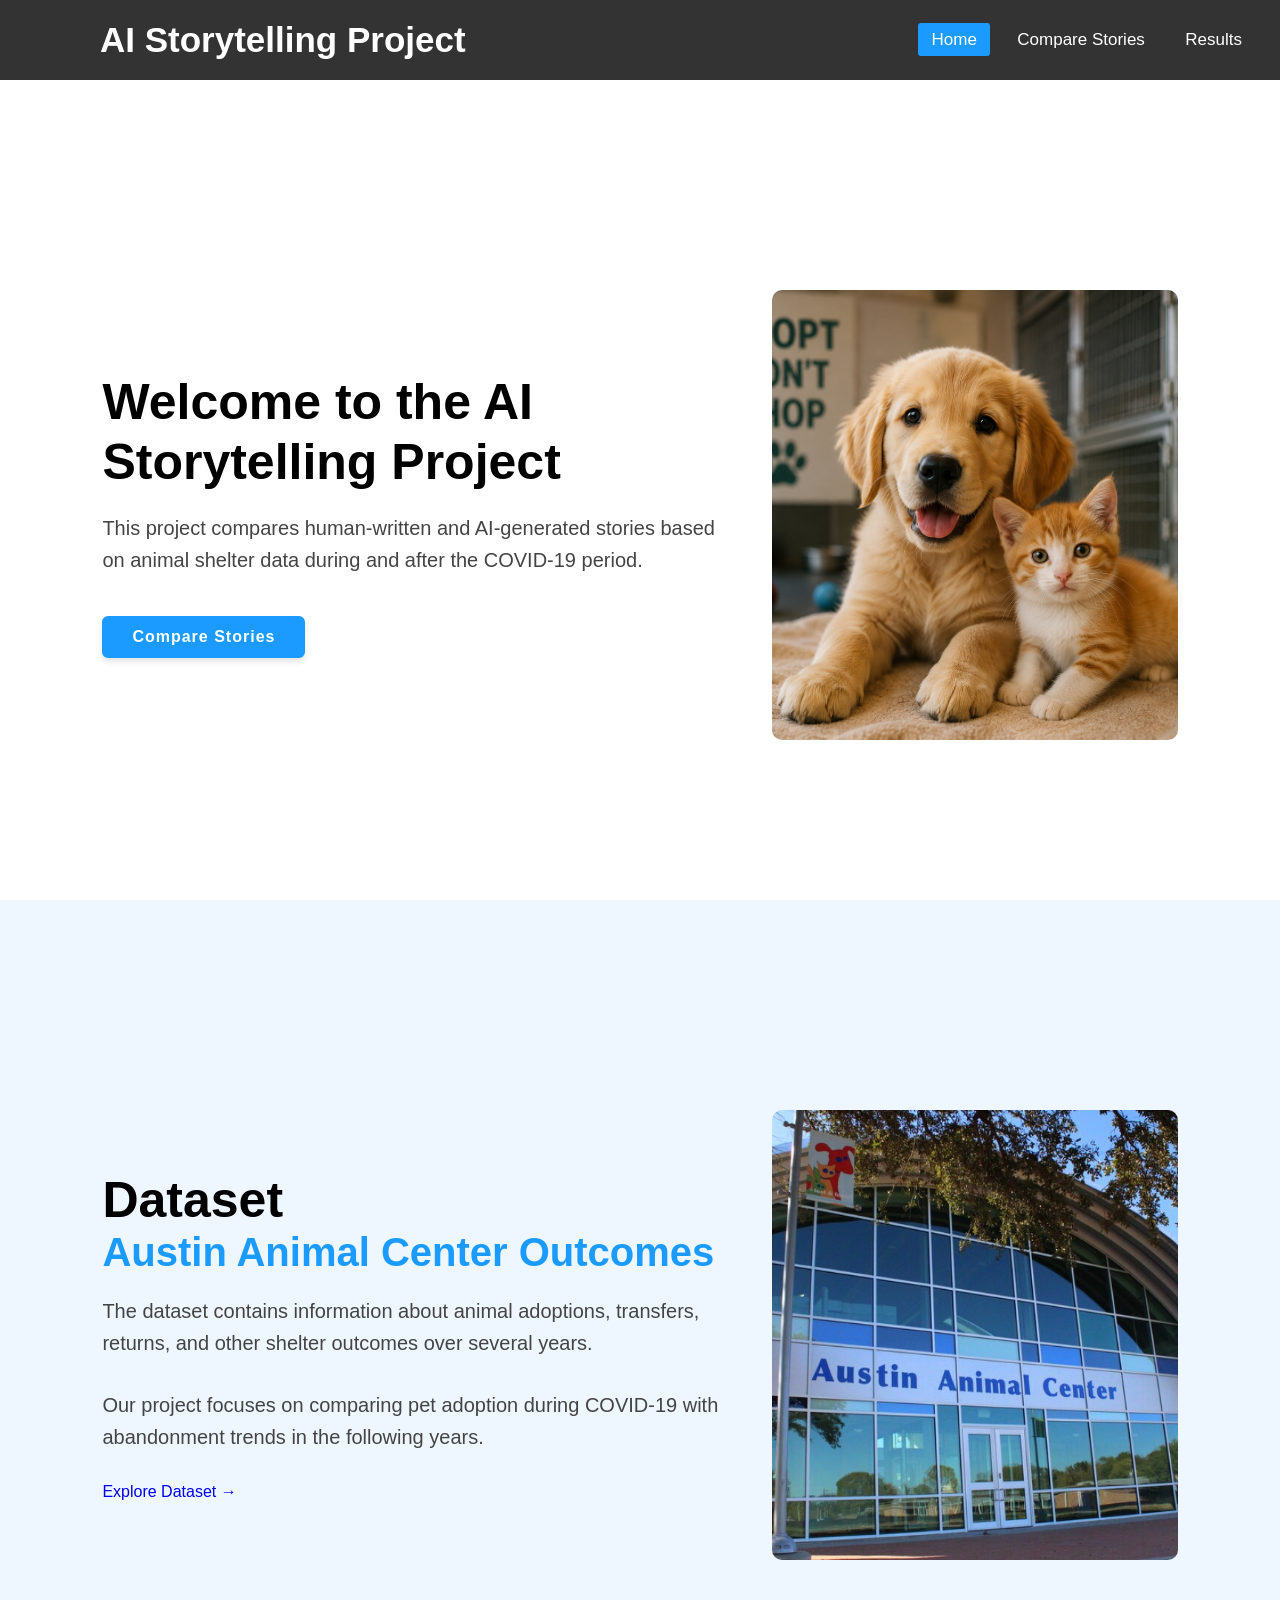
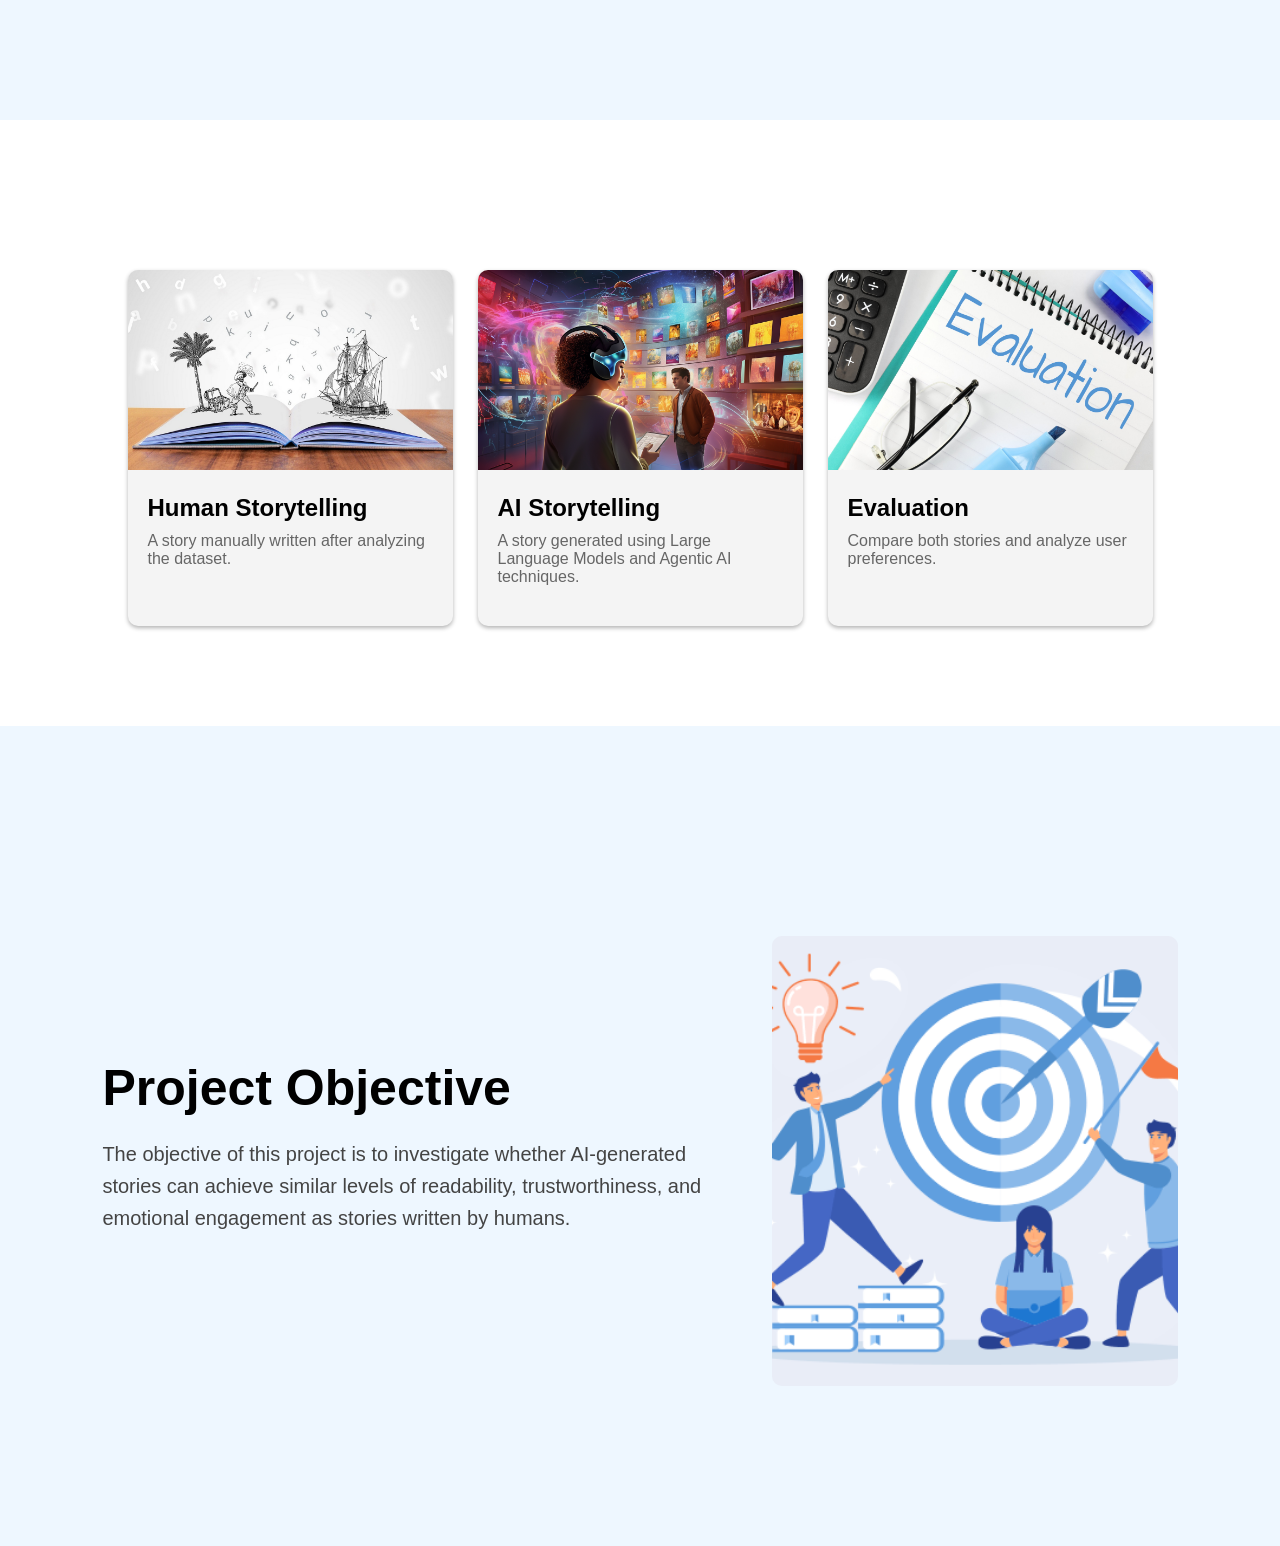
<file: Frontend/index.html>
<!doctype html>
<html lang="en">
  <head>
    <meta charset="UTF-8" />
    <meta name="viewport" content="width=device-width, initial-scale=1.0" />
    <title>Home Page</title>

    <link
      rel="stylesheet"
      href="https://cdnjs.cloudflare.com/ajax/libs/font-awesome/6.5.1/css/all.min.css"
    />

    <link rel="stylesheet" href="style.css" />
  </head>
  <body>
    <nav>
      <input type="checkbox" id="check" />
      <label for="check" class="checkbtn">
        <i class="fas fa-bars" id="btn"></i>
      </label>
      <label for="project-name" class="logo">AI Storytelling Project</label>
      <ul>
        <li><a href="index.html" class="active">Home</a></li>
        <li><a href="compare.html">Compare Stories</a></li>
        <li><a href="results.html">Results</a></li>
      </ul>
    </nav>
    <section class="home">
      <div class="hero-section">
        <div class="home-content">
          <h1>Welcome to the AI Storytelling Project</h1>
          <p>
            This project compares human-written and AI-generated stories based
            on animal shelter data during and after the COVID-19 period.
          </p>
          <a href="compare.html" class="btn-home">Compare Stories</a>
        </div>
        <div class="home-image">
          <img src="./images/home_image.png" alt="Home" />
        </div>
      </div>
      <div class="dataset-section">
        <div class="dataset-content">
          <h1>Dataset</h1>
          <h3>Austin Animal Center Outcomes</h3>
          <p>
            The dataset contains information about animal adoptions, transfers,
            returns, and other shelter outcomes over several years.
          </p>
          <p>
            Our project focuses on comparing pet adoption during COVID-19 with
            abandonment trends in the following years.
          </p>
          <a href="https://data.austintexas.gov/" target="_blank">
            Explore Dataset →
          </a>
        </div>
        <div class="dataset-image">
          <img src="./images/dataset-image.jpg" alt="Dataset" />
        </div>
      </div>
      <div class="card-container">
        <div class="card">
          <img src="./images/storytelling-human.jpg" alt="Human Storytelling" />
          <div class="card-content">
            <h1>Human Storytelling</h1>
            <p>A story manually written after analyzing the dataset.</p>
          </div>
        </div>
        <div class="card">
          <img src="./images/storytelling-ai.png" alt="Human Storytelling" />
          <div class="card-content">
            <h1>AI Storytelling</h1>
            <p>
              A story generated using Large Language Models and Agentic AI
              techniques.
            </p>
          </div>
        </div>
        <div class="card">
          <img src="./images/evaluation.jpg" alt="Human Storytelling" />
          <div class="card-content">
            <h1>Evaluation</h1>
            <p>Compare both stories and analyze user preferences.</p>
          </div>
        </div>
      </div>
      <div class="objective-section">
        <div class="objective-content">
          <h1>Project Objective</h1>
          <p>
            The objective of this project is to investigate whether AI-generated
            stories can achieve similar levels of readability, trustworthiness,
            and emotional engagement as stories written by humans.
          </p>
        </div>
        <div class="objective-image">
          <img src="./images/Project-Objective.png" alt="objective" />
        </div>
      </div>
    </section>
  </body>
</html>
</file>
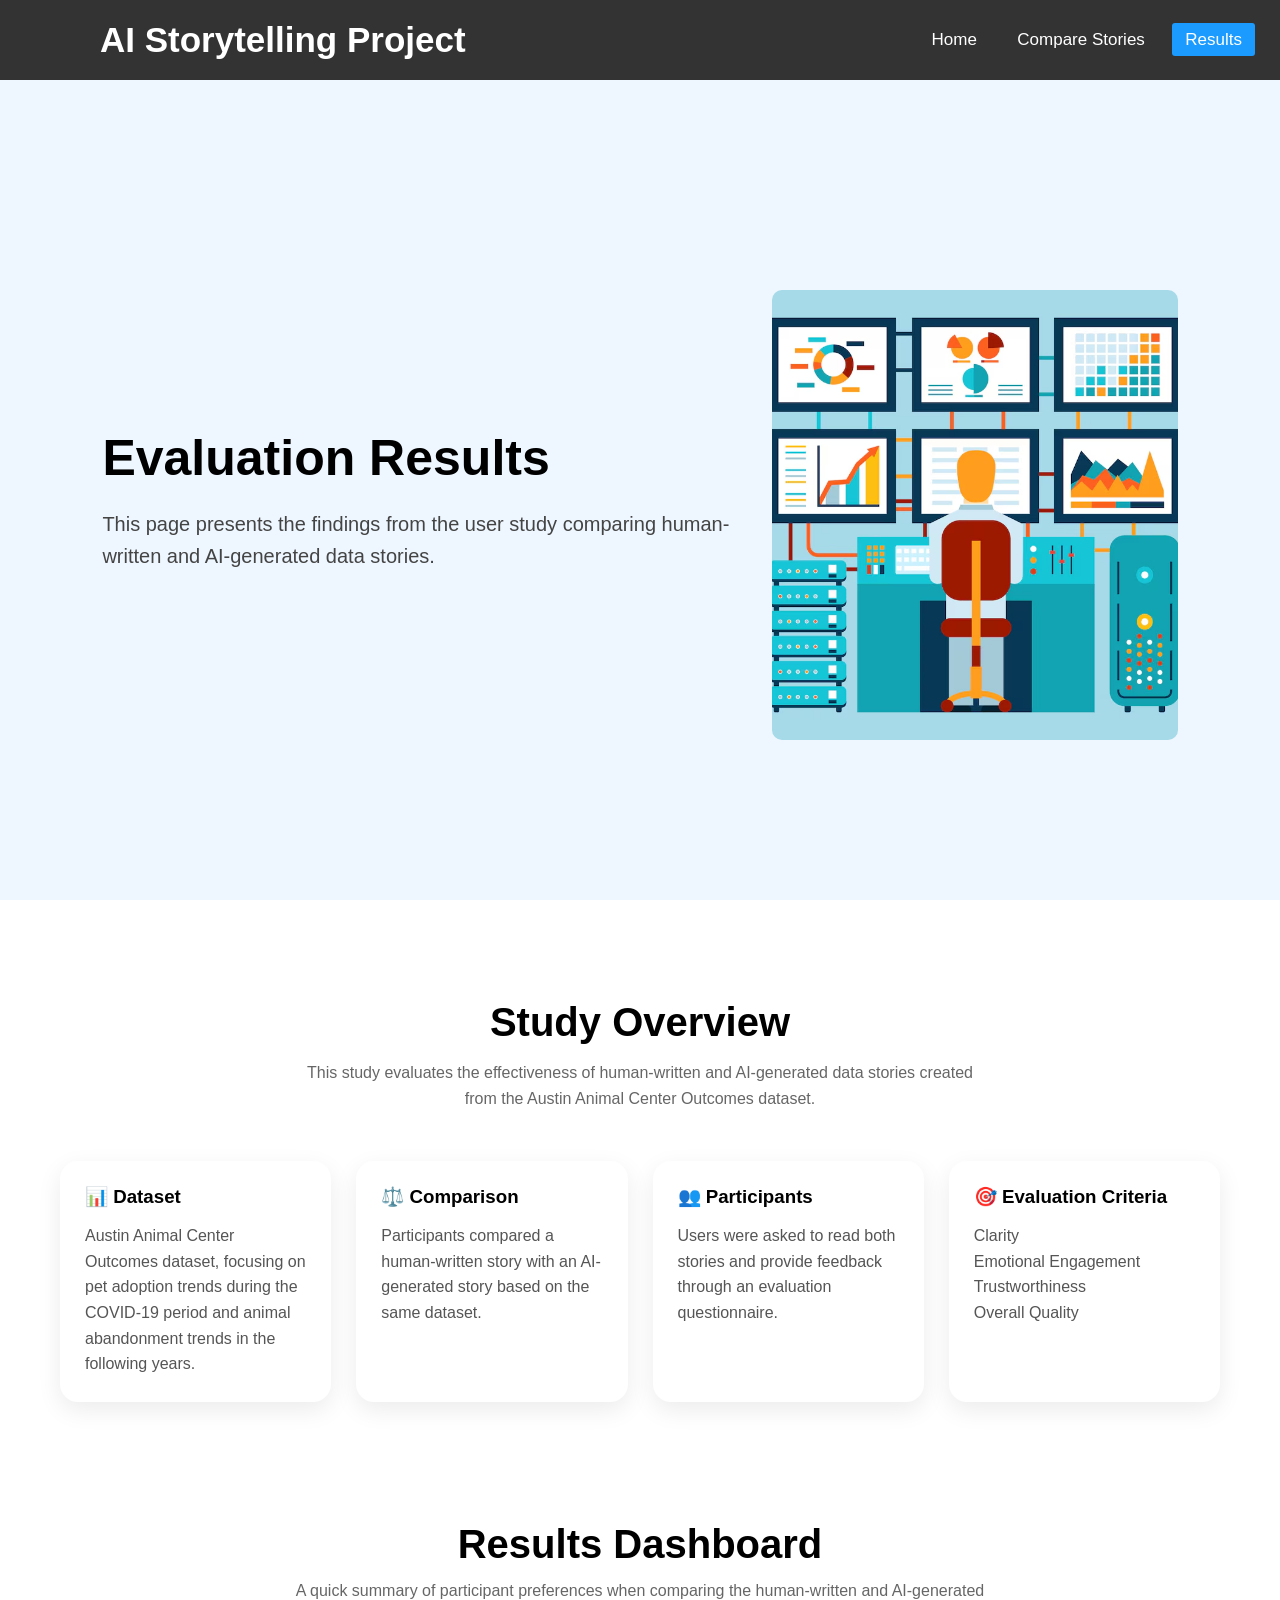
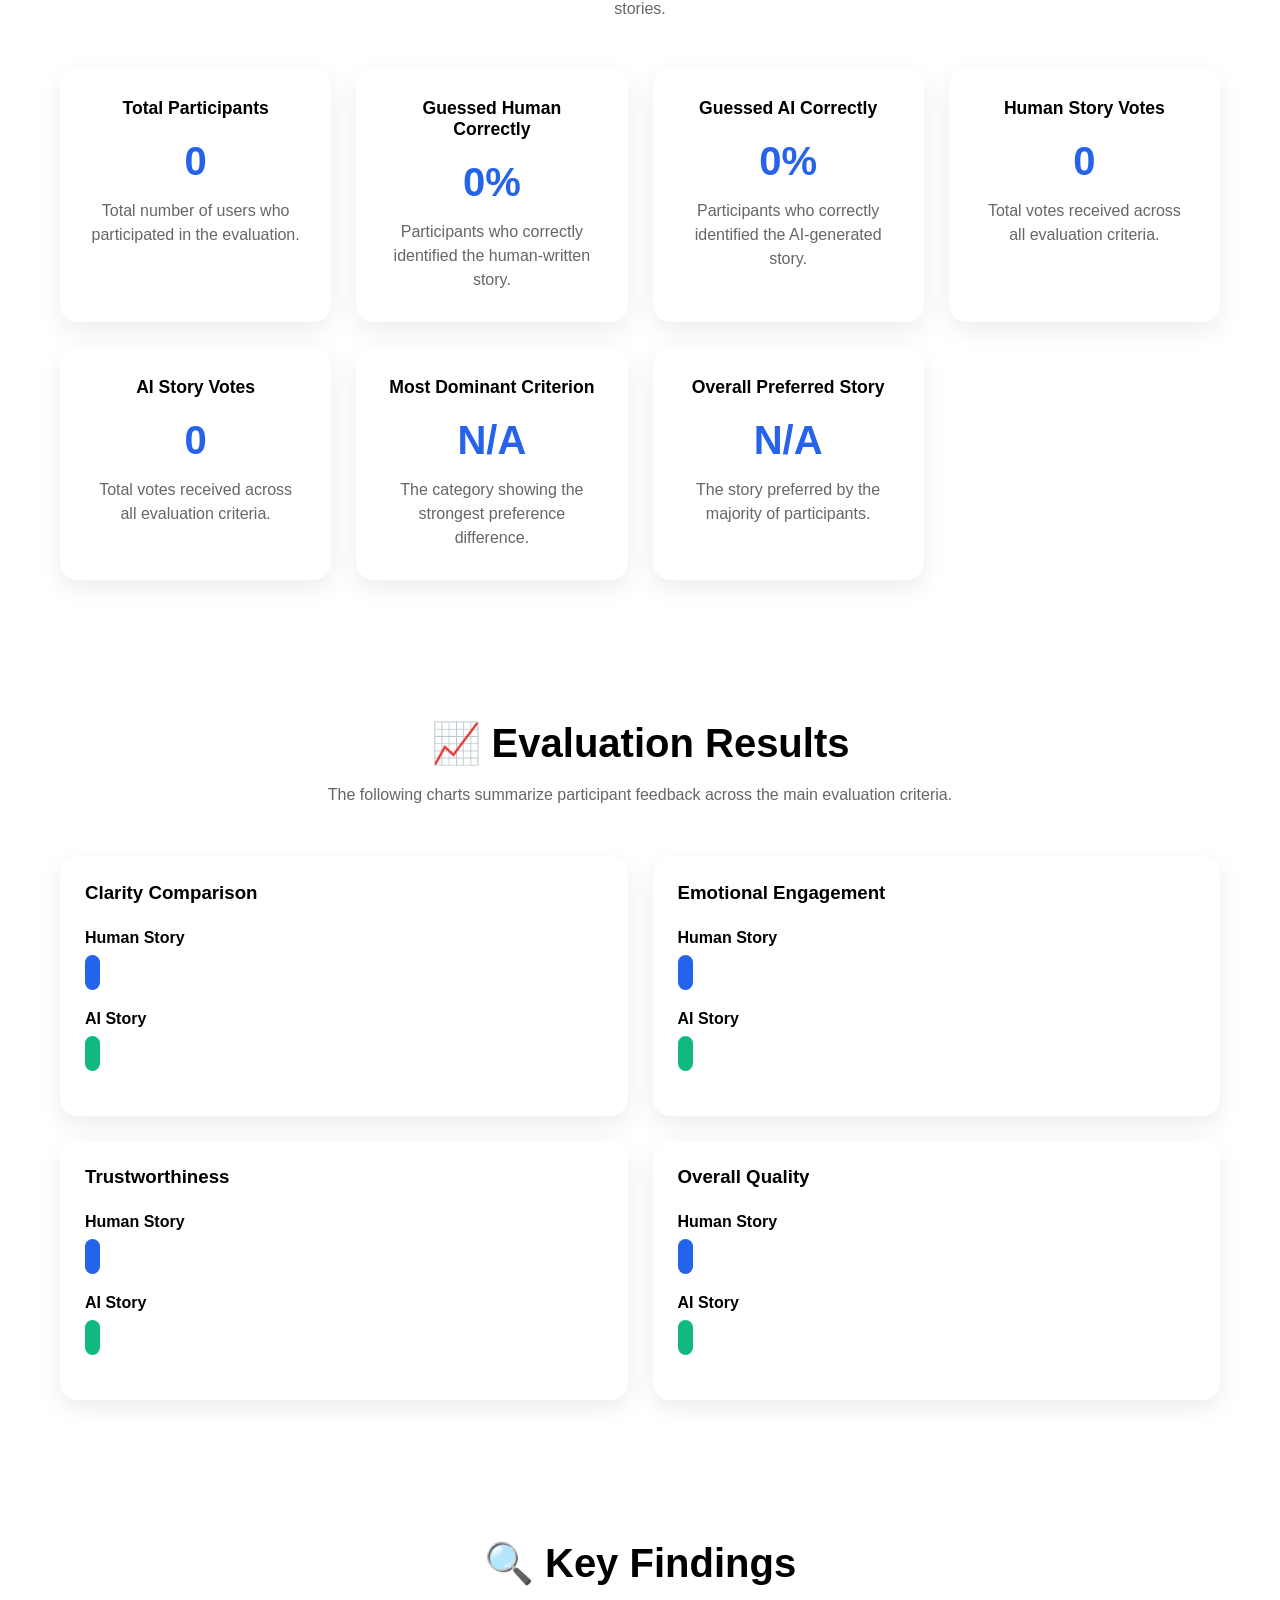
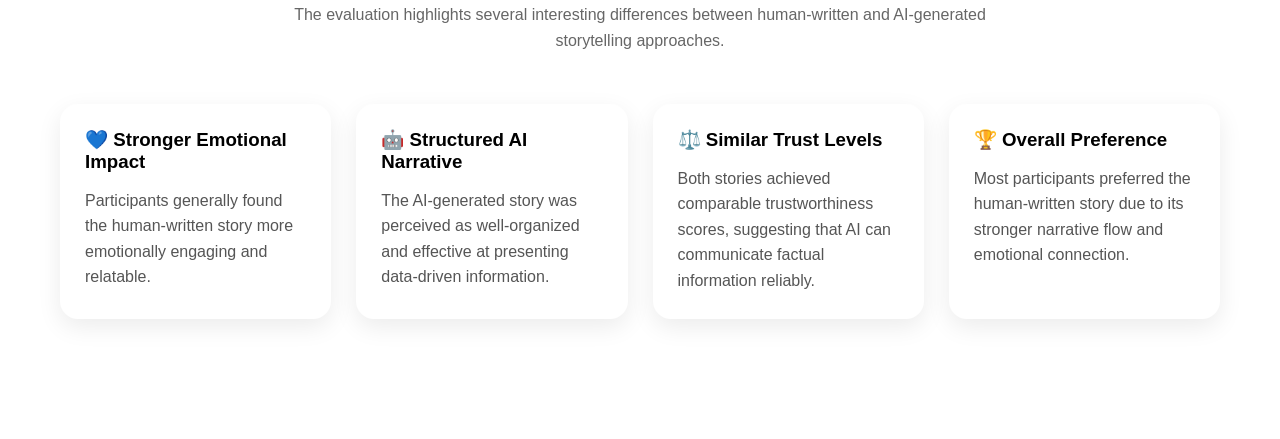
<file: Frontend/results.html>
<!doctype html>
<html lang="en">

<head>
  <meta charset="UTF-8" />
  <meta name="viewport" content="width=device-width, initial-scale=1.0" />
  <title>Results</title>
  <link rel="stylesheet" href="style.css" />
</head>

<body>
  <nav>
    <input type="checkbox" id="check" />
    <label for="check" class="checkbtn">
      <i class="fas fa-bars" id="btn"></i>
    </label>
    <label for="project-name" class="logo">AI Storytelling Project</label>
    <ul>
      <li><a href="index.html">Home</a></li>
      <li><a href="compare.html">Compare Stories</a></li>
      <li><a href="results.html" class="active">Results</a></li>
    </ul>
  </nav>
  <section class="'home">
    <div class="hero-section" style="justify-content: space-evenly; background-color: #eef7ff">
      <div class="home-content">
        <h1>Evaluation Results</h1>
        <p>
          This page presents the findings from the user study comparing
          human-written and AI-generated data stories.
        </p>
      </div>
      <div class="home-image">
        <img src="./images/Evaluation_Results.avif" alt="Evaluation Results" />
      </div>
    </div>
    <div class="study-overview-section">
      <div class="section-header">
        <h2>Study Overview</h2>
        <p>
          This study evaluates the effectiveness of human-written and
          AI-generated data stories created from the Austin Animal Center
          Outcomes dataset.
        </p>
      </div>

      <div class="overview-container">
        <div class="overview-card">
          <h3>📊 Dataset</h3>
          <p>
            Austin Animal Center Outcomes dataset, focusing on pet adoption
            trends during the COVID-19 period and animal abandonment trends in
            the following years.
          </p>
        </div>

        <div class="overview-card">
          <h3>⚖️ Comparison</h3>
          <p>
            Participants compared a human-written story with an AI-generated
            story based on the same dataset.
          </p>
        </div>

        <div class="overview-card">
          <h3>👥 Participants</h3>
          <p>
            Users were asked to read both stories and provide feedback through
            an evaluation questionnaire.
          </p>
        </div>

        <div class="overview-card">
          <h3>🎯 Evaluation Criteria</h3>
          <ul>
            <li>Clarity</li>
            <li>Emotional Engagement</li>
            <li>Trustworthiness</li>
            <li>Overall Quality</li>
          </ul>
        </div>
      </div>
    </div>
    <div class="results-section">
      <div class="dashboard-header">
        <h2>Results Dashboard</h2>
        <p>
          A quick summary of participant preferences when comparing the
          human-written and AI-generated stories.
        </p>
      </div>

      <div class="dashboard-cards">
        <!-- Card 0 -->
        <div class="stat-card">
          <h3>Total Participants</h3>
          <div class="stat-value" id="total-participants">0</div>
          <p>Total number of users who participated in the evaluation.</p>
        </div>

        <!-- Card 1 -->
        <div class="stat-card">
          <h3>Guessed Human Correctly</h3>
          <div class="stat-value" id="human-guess-pct">0%</div>
          <p>Participants who correctly identified the human-written story.</p>
        </div>

        <!-- Card 2 -->
        <div class="stat-card">
          <h3>Guessed AI Correctly</h3>
          <div class="stat-value" id="ai-guess-pct">0%</div>
          <p>Participants who correctly identified the AI-generated story.</p>
        </div>

        <!-- Card 3 -->
        <div class="stat-card">
          <h3>Human Story Votes</h3>
          <div class="stat-value" id="human-votes">0</div>
          <p>Total votes received across all evaluation criteria.</p>
        </div>

        <!-- Card 4 -->
        <div class="stat-card">
          <h3>AI Story Votes</h3>
          <div class="stat-value" id="ai-votes">0</div>
          <p>Total votes received across all evaluation criteria.</p>
        </div>

        <!-- Card 5 -->
        <div class="stat-card">
          <h3>Most Dominant Criterion</h3>
          <div class="stat-value" id="dominant-criterion">N/A</div>
          <p>The category showing the strongest preference difference.</p>
        </div>

        <!-- Card 6 -->
        <div class="stat-card">
          <h3>Overall Preferred Story</h3>
          <div class="stat-value" id="overall-winner">N/A</div>
          <p>The story preferred by the majority of participants.</p>
        </div>
      </div>
    </div>
    <div class="charts-section">
      <div class="charts-header">
        <h2>📈 Evaluation Results</h2>
        <p>
          The following charts summarize participant feedback across the main
          evaluation criteria.
        </p>
      </div>

      <div class="charts-grid">
        <!-- Chart 1 -->
        <div class="chart-card">
          <h3>Clarity Comparison</h3>

          <div class="bar-group">
            <span>Human Story</span>
            <div class="bar human" id="clarity-human" style="width: 0%">0</div>
          </div>

          <div class="bar-group">
            <span>AI Story</span>
            <div class="bar ai" id="clarity-ai" style="width: 0%">0</div>
          </div>
        </div>

        <!-- Chart 2 -->
        <div class="chart-card">
          <h3>Emotional Engagement</h3>

          <div class="bar-group">
            <span>Human Story</span>
            <div class="bar human" id="emotion-human" style="width: 0%">0</div>
          </div>

          <div class="bar-group">
            <span>AI Story</span>
            <div class="bar ai" id="emotion-ai" style="width: 0%">0</div>
          </div>
        </div>

        <!-- Chart 3 -->
        <div class="chart-card">
          <h3>Trustworthiness</h3>

          <div class="bar-group">
            <span>Human Story</span>
            <div class="bar human" id="trust-human" style="width: 0%">0</div>
          </div>

          <div class="bar-group">
            <span>AI Story</span>
            <div class="bar ai" id="trust-ai" style="width: 0%">0</div>
          </div>
        </div>

        <!-- Chart 4 -->
        <div class="chart-card">
          <h3>Overall Quality</h3>

          <div class="bar-group">
            <span>Human Story</span>
            <div class="bar human" id="overall-human" style="width: 0%">0</div>
          </div>

          <div class="bar-group">
            <span>AI Story</span>
            <div class="bar ai" id="overall-ai" style="width: 0%">0</div>
          </div>
        </div>
      </div>
    </div>
    <div class="Key-findings-section">
      <div class="findings-header">
        <h2>🔍 Key Findings</h2>
        <p>
          The evaluation highlights several interesting differences between
          human-written and AI-generated storytelling approaches.
        </p>
      </div>

      <div class="findings-container">
        <div class="finding-card">
          <h3>💙 Stronger Emotional Impact</h3>
          <p>
            Participants generally found the human-written story more
            emotionally engaging and relatable.
          </p>
        </div>

        <div class="finding-card">
          <h3>🤖 Structured AI Narrative</h3>
          <p>
            The AI-generated story was perceived as well-organized and
            effective at presenting data-driven information.
          </p>
        </div>

        <div class="finding-card">
          <h3>⚖️ Similar Trust Levels</h3>
          <p>
            Both stories achieved comparable trustworthiness scores,
            suggesting that AI can communicate factual information reliably.
          </p>
        </div>

        <div class="finding-card">
          <h3>🏆 Overall Preference</h3>
          <p>
            Most participants preferred the human-written story due to its
            stronger narrative flow and emotional connection.
          </p>
        </div>
      </div>
    </div>
  </section>
  <script>
    document.addEventListener('DOMContentLoaded', async () => {
      try {
        const response = await fetch('http://127.0.0.1:8000/results-data');
        const data = await response.json();
        
        if (data.success) {
          // Update Dashboard cards
          document.getElementById('total-participants').textContent = data.total_responses;
          document.getElementById('human-votes').textContent = data.total_human_votes;
          document.getElementById('ai-votes').textContent = data.total_ai_votes;
          document.getElementById('dominant-criterion').textContent = data.dominant_criterion;
          document.getElementById('overall-winner').textContent = data.overall_winner;
          document.getElementById('human-guess-pct').textContent = data.guess_stats.human_correct_pct + '%';
          document.getElementById('ai-guess-pct').textContent = data.guess_stats.ai_correct_pct + '%';

          // Update Charts
          const updateChart = (criterion, stats) => {
            const humanBar = document.getElementById(`${criterion}-human`);
            const aiBar = document.getElementById(`${criterion}-ai`);
            
            if (humanBar && aiBar) {
              // Width based on percentage
              humanBar.style.width = `${stats.human_pct}%`;
              aiBar.style.width = `${stats.ai_pct}%`;
              // Text value based on percentage
              humanBar.textContent = `${stats.human_pct}%`;
              aiBar.textContent = `${stats.ai_pct}%`;
            }
          };

          updateChart('clarity', data.stats.clarity);
          updateChart('emotion', data.stats.emotion);
          updateChart('trust', data.stats.trust);
          updateChart('overall', data.stats.overall);
        } else {
          console.log('No evaluation data yet.');
        }
      } catch (error) {
        console.error('Error fetching results data:', error);
      }
    });
  </script>
</body>
</html>
</file>
<file: Frontend/style.css>
* {
  padding: 0;
  margin: 0;
  text-decoration: none;
  list-style: none;
  box-sizing: border-box;
}
body {
  font-family: "Segoe UI", Tahoma, Geneva, Verdana, sans-serif;
  padding-top: 80px;
  overflow-x: hidden;
}
nav {
  background-color: #333;
  height: 80px;
  width: 100%;
  position: fixed;
  top: 0;
  left: 0;
  z-index: 1000;
}
label.logo {
  font-size: 35px;
  font-weight: bold;
  color: white;
  line-height: 80px;
  padding: 0 100px;
}
nav ul {
  float: right;
  margin-right: 20px;
}
nav ul li {
  display: inline-block;
  line-height: 80px;
  margin: 0 5px;
}
nav ul li a {
  color: white;
  font-size: 17px;
  padding: 7px 13px;
  border-radius: 3px;
}
a.active,
a:hover {
  background-color: #1b9bff;
  transition: 0.5s;
}
.checkbtn {
  font-size: 30px;
  color: white;
  float: right;
  line-height: 80px;
  margin-right: 40px;
  cursor: pointer;
  display: none;
}
#check {
  display: none;
}

@media (max-width: 952px) {
  label.logo {
    font-size: 30px;
    padding-left: 50px;
  }
  nav ul li a {
    font-size: 16px;
  }
}
@media (max-width: 858px) {
  .checkbtn {
    display: block;
  }
  nav ul {
    position: fixed;
    width: 100%;
    height: 100vh;
    background-color: #333;
    top: 80px;
    left: -100%;
    text-align: center;
    transition: all 0.5s;
  }
  nav ul li {
    display: block;
    margin: 50px 0;
    line-height: 30px;
  }
  nav ul li a {
    font-size: 20px;
  }
  a:hover,
  a.active {
    background: none;
    color: #1b9bff;
  }
  #check:checked ~ ul {
    left: 0;
  }
}
.hero-section,
.dataset-section,
.objective-section {
  width: 100%;
  height: calc(100vh - 80px);
  display: flex;
  align-items: center;
  padding: 50px 8% 0;
  justify-content: space-between;
  gap: 40px;
  background-size: cover;
}
.dataset-section,
.objective-section {
  background-color: #eef7ff;
  /* flex-direction: row-reverse; */
}
.home-content,
.dataset-content,
.objective-content {
  max-width: 630px;
}

.home-content h1,
.dataset-content h1,
.objective-content h1 {
  font-size: 50px;
  line-height: 1.2;
}

.dataset-content h3 {
  font-size: 40px;
  color: #1b9bff;
}

.home-content p,
.dataset-content p,
.objective-content p {
  font-size: 20px;
  line-height: 1.6;
  color: #444;
  margin: 20px 0 30px 0;
}

.btn-home {
  display: inline-block;
  background-color: #1b9bff;
  color: white;
  font-size: 16px;
  padding: 10px 28px;
  border: 2px solid #1b9bff;
  border-radius: 6px;
  box-shadow: 0 4px 6px rgba(0, 0, 0, 0.1);
  letter-spacing: 1px;
  text-decoration: none;
  font-weight: 600;
  margin-top: 10px;
}

.btn-home:hover {
  background-color: transparent;
  color: #1b9bff;
  transition: 0.5s;
}

.home-image,
.dataset-image,
.objective-image {
  position: relative;
  width: 450px;
  height: 450px;
}

.home-image img,
.dataset-image img,
.objective-image img {
  position: absolute;
  width: 100%;
  height: 100%;
  object-fit: cover;
  border-radius: 10px;
}

.card-container {
  display: flex;
  justify-content: center;
  flex-wrap: wrap;
  gap: 25px;
  margin-top: 100px;
  margin-bottom: 50px;
  padding: 50px 8% 50px;
}

.card {
  width: 325px;
  background-color: #f4f4f4;
  border-radius: 10px;
  box-shadow: 0 2px 4px rgba(0, 0, 0, 0.3);
  overflow: hidden;
}

.card:hover {
  transform: translateY(-5px);
  box-shadow: 0 4px 8px rgba(0, 0, 0, 0.4);
  transition: all 0.3s ease;
}

.card img {
  width: 100%;
  height: 200px;
  object-fit: cover;
}

.card-content {
  padding: 20px;
}

.card-content h1 {
  font-size: 24px;
  margin-bottom: 10px;
}

.card-content p {
  font-size: 16px;
  color: #666;
  margin-bottom: 20px;
}

.evaluation-section {
  max-width: 900px;
  margin: 80px auto;
  padding: 20px;
}

.evaluation-header {
  text-align: center;
  margin-bottom: 50px;
}

.evaluation-header h2 {
  font-size: 2.2rem;
  margin-bottom: 15px;
}

.evaluation-header p {
  color: #666;
  font-size: 1.05rem;
}

.question-card {
  background: white;
  padding: 25px;
  margin-bottom: 20px;
  border-radius: 16px;
  box-shadow: 0 8px 25px rgba(0, 0, 0, 0.08);
  text-align: left;
}

.question-card h3 {
  margin-bottom: 20px;
}

.question-card label {
  display: block;
  margin-bottom: 10px;
  cursor: pointer;
  font-weight: 600;
}

.comment-section {
  background: white;
  padding: 25px;
  border-radius: 16px;
  margin-top: 20px;
  box-shadow: 0 8px 25px rgba(0, 0, 0, 0.08);
  text-align: center;
}

.comment-section textarea {
  width: 100%;
  min-height: 150px;
  border: 1px solid #ddd;
  border-radius: 10px;
  padding: 15px;
  resize: vertical;
  margin-top: 10px;
}

.submit-btn {
  display: block;
  margin: 30px auto;
  padding: 16px 40px;
  border: none;
  border-radius: 12px;
  font-size: 1rem;
  font-weight: 600;
  cursor: pointer;
  background: #2563eb;
  color: white;
}

.submit-btn:hover {
  transform: translateY(-2px);
}

/* Results */
.study-overview-section {
  max-width: 1200px;
  margin: 80px auto;
  padding: 20px;
}

.section-header {
  text-align: center;
  margin-bottom: 50px;
}

.section-header h2 {
  font-size: 2.5rem;
  margin-bottom: 15px;
}

.section-header p {
  max-width: 700px;
  margin: auto;
  color: #666;
  line-height: 1.6;
}

.overview-container {
  display: grid;
  grid-template-columns: repeat(auto-fit, minmax(250px, 1fr));
  gap: 25px;
}

.overview-card {
  background: white;
  padding: 25px;
  border-radius: 18px;
  box-shadow: 0 8px 25px rgba(0, 0, 0, 0.08);
}

.overview-card h3 {
  margin-bottom: 15px;
}

.overview-card p,
.overview-card li {
  color: #555;
  line-height: 1.6;
}

.results-section {
  max-width: 1200px;
  margin: 80px auto;
  padding: 20px;
}

.dashboard-header {
  text-align: center;
  margin-bottom: 50px;
}

.dashboard-header h2 {
  font-size: 2.5rem;
  margin-bottom: 15px;
}

.dashboard-header p {
  color: #666;
  max-width: 700px;
  margin: auto;
}

.dashboard-cards {
  display: grid;
  grid-template-columns: repeat(auto-fit, minmax(250px, 1fr));
  gap: 25px;
}

.stat-card {
  background: white;
  padding: 30px;
  border-radius: 18px;
  text-align: center;
  box-shadow: 0 8px 25px rgba(0, 0, 0, 0.08);
  transition: 0.3s ease;
}

.stat-card:hover {
  transform: translateY(-5px);
}

.stat-card h3 {
  margin-bottom: 20px;
  font-size: 1.1rem;
}

.stat-value {
  font-size: 2.5rem;
  font-weight: bold;
  color: #2563eb;
  margin-bottom: 15px;
}

.stat-card p {
  color: #666;
  line-height: 1.5;
}

.charts-section {
  max-width: 1200px;
  margin: 100px auto;
  padding: 20px;
}

.charts-header {
  text-align: center;
  margin-bottom: 50px;
}

.charts-header h2 {
  font-size: 2.5rem;
  margin-bottom: 15px;
}

.charts-header p {
  max-width: 700px;
  margin: auto;
  color: #666;
  line-height: 1.6;
}

.charts-grid {
  display: grid;
  grid-template-columns: repeat(auto-fit, minmax(450px, 1fr));
  gap: 25px;
}

.chart-card {
  background: white;
  padding: 25px;
  border-radius: 18px;
  box-shadow: 0 8px 25px rgba(0, 0, 0, 0.08);
}

.chart-card h3 {
  margin-bottom: 25px;
}

.bar-group {
  margin-bottom: 20px;
}

.bar-group span {
  display: block;
  margin-bottom: 8px;
  font-weight: 600;
}

.bar {
  height: 35px;
  border-radius: 10px;
  display: flex;
  align-items: center;
  justify-content: flex-end;
  padding-right: 15px;
  color: white;
  font-weight: bold;
}

.human {
  background: #2563eb;
}

.ai {
  background: #10b981;
}

.Key-findings-section {
  max-width: 1200px;
  margin: 100px auto;
  padding: 20px;
}

.findings-header {
  text-align: center;
  margin-bottom: 50px;
}

.findings-header h2 {
  font-size: 2.5rem;
  margin-bottom: 15px;
}

.findings-header p {
  max-width: 700px;
  margin: auto;
  color: #666;
  line-height: 1.6;
}

.findings-container {
  display: grid;
  grid-template-columns: repeat(auto-fit, minmax(250px, 1fr));
  gap: 25px;
}

.finding-card {
  background: white;
  padding: 25px;
  border-radius: 18px;
  box-shadow: 0 8px 25px rgba(0, 0, 0, 0.08);
  transition: 0.3s ease;
}

.finding-card:hover {
  transform: translateY(-5px);
}

.finding-card h3 {
  margin-bottom: 15px;
}

.finding-card p {
  color: #555;
  line-height: 1.6;
}

.identity-guess-section {
  max-width: 900px;
  margin: 80px auto;
  padding: 20px;
}

.guess-header {
  text-align: center;
  margin-bottom: 30px;
}

.guess-header h2 {
  margin-bottom: 10px;
}

.guess-header p {
  color: #666;
  line-height: 1.6;
}

.guess-card {
  background: white;
  padding: 30px;
  border-radius: 18px;
  box-shadow: 0 8px 25px rgba(0, 0, 0, 0.08);
}

.guess-group {
  margin-bottom: 25px;
}

.guess-group label {
  display: block;
  margin-bottom: 10px;
  font-weight: 600;
}

.guess-group select {
  width: 100%;
  padding: 12px;
  border: 1px solid #ddd;
  border-radius: 10px;
  font-size: 1rem;
}

.data-story-section {
  padding: 60px 8%;
  background-color: white;
}
.data-story-header {
  text-align: center;
  max-width: 800px;
  margin: 0 auto 30px auto;
}
.data-story-header h2 {
  margin-bottom: 10px;
}
.data-story-header p {
  color: #555;
}
.data-story-content {
  display: flex;
  flex-direction: column;
  align-items: center;
  gap: 10px;
}
.chart-wrap {
  position: relative;
  width: 100%;
  max-width: 900px;
}

.story-row {
  display: flex;
  gap: 30px;
  align-items: flex-start;
  padding: 40px 8% 10px 8%;
  flex-wrap: wrap;
}
.story-col-text {
  flex: 1.2;
  min-width: 340px;
}
.story-col-chart {
  flex: 1;
  min-width: 340px;
  position: sticky;
  top: 100px;
}
@media (max-width: 900px) {
  .story-col-chart {
    position: static;
  }
}
.story-row .card {
  width: 100%;
  min-width: 0;
}

/* ===== Dedicated chart ===== */
.dedicated-chart-wrap {
  background: #fafcff;
  border: 1px solid #e3edf7;
  border-radius: 10px;
  padding: 16px;
  position: relative;
}
.dedicated-chart-wrap h4 {
  margin: 0 0 10px 0;
  font-size: 0.95rem;
  color: #333;
  text-align: center;
}
.metric-toggle {
  display: flex;
  gap: 6px;
  justify-content: center;
  flex-wrap: wrap;
  margin-bottom: 10px;
}
.metric-toggle button {
  border: 1px solid #ddd;
  background: white;
  color: #555;
  padding: 4px 10px;
  border-radius: 16px;
  font-size: 0.75rem;
  cursor: pointer;
  transition: all 0.15s ease;
}
.metric-toggle button:hover {
  border-color: #1b9bff;
  color: #1b9bff;
}
.metric-toggle button.active {
  background: #1b9bff;
  border-color: #1b9bff;
  color: white;
}
/* Fixed-height chart: the SVG's viewBox never changes, so this
         box (and the aspect ratio) stays constant no matter what the
         user clicks or scrolls. */
.story-chart-svg {
  width: 100%;
  height: 340px;
  display: block;
}
.chart-band {
  fill: #1b9bff;
  opacity: 0.05;
  cursor: pointer;
  transition: opacity 0.2s ease;
}
.chart-band:hover,
.chart-band.active {
  opacity: 0.18;
}
.chart-line-total {
  fill: none;
  stroke: #b0b7c0;
  stroke-width: 2.5;
  vector-effect: non-scaling-stroke;
}
.chart-line-metric {
  fill: none;
  stroke: #1b9bff;
  stroke-width: 2.5;
  vector-effect: non-scaling-stroke;
}
.chart-axis-label {
  font-size: 11px;
  fill: #888;
}
.chart-gridline {
  stroke: #eee;
  stroke-width: 1;
  vector-effect: non-scaling-stroke;
}
.chart-pulse {
  fill: #1b9bff;
  opacity: 0;
}
.chart-pulse.active {
  opacity: 1;
  animation: chartPulse 1.1s ease-out infinite;
}
@keyframes chartPulse {
  0% {
    r: 4;
    opacity: 0.9;
  }
  70% {
    r: 14;
    opacity: 0;
  }
  100% {
    r: 4;
    opacity: 0;
  }
}
.chart-legend {
  display: flex;
  gap: 16px;
  justify-content: center;
  margin-top: 6px;
  font-size: 0.78rem;
  color: #555;
}
.chart-legend span {
  display: inline-flex;
  align-items: center;
  gap: 5px;
}
.legend-swatch {
  display: inline-block;
  width: 12px;
  height: 3px;
  border-radius: 2px;
}
.chart-tooltip {
  position: absolute;
  pointer-events: none;
  background: #1b2733;
  color: white;
  padding: 6px 10px;
  border-radius: 6px;
  font-size: 0.78rem;
  line-height: 1.35;
  opacity: 0;
  transform: translate(-50%, -110%);
  transition: opacity 0.15s ease;
  white-space: nowrap;
  z-index: 5;
}
.chart-tooltip.visible {
  opacity: 1;
}
.chart-hint {
  text-align: center;
  color: #999;
  font-size: 0.78rem;
  margin-top: 8px;
}
.chart-annotation {
  min-height: 2.7em;
  margin: 8px 4px 4px;
  padding: 7px 9px;
  border-left: 3px solid #1b9bff;
  background: #eef7ff;
  color: #31516b;
  font-size: 0.79rem;
  line-height: 1.4;
}
.chart-source {
  margin: 9px 0 0;
  color: #777;
  font-size: 0.7rem;
  text-align: center;
}

/* Paragraph highlighting inside each story, driven by scroll/click */
.human-story-content p[data-period],
.ai-story-content-wrap p[data-period],
.ai-story-content-wrap li[data-period] {
  transition:
    background-color 0.25s ease,
    box-shadow 0.25s ease;
  border-radius: 4px;
  cursor: pointer;
  padding: 2px 4px;
  margin-left: -4px;
  margin-right: -4px;
}
.human-story-content p[data-period].highlighted,
.ai-story-content-wrap p[data-period].highlighted,
.ai-story-content-wrap li[data-period].highlighted {
  background-color: #fff9c4; /* Light yellow */
  box-shadow: 0 0 0 4px #fff9c4;
}

/* ===== Species Stacked Bars ===== */
.species-bars-container {
  margin: 15px 4px 10px;
  display: flex;
  flex-direction: column;
  gap: 12px;
}

.species-bar-row {
  display: flex;
  align-items: center;
  gap: 12px;
}

.species-label {
  font-size: 0.85rem;
  font-weight: 600;
  color: #555;
  width: 40px;
  text-align: right;
}

.stacked-bar-bg {
  flex: 1;
  height: 12px;
  background-color: #e3edf7;
  border-radius: 6px;
  overflow: hidden;
  position: relative;
}

.stacked-bar-fill {
  height: 100%;
  border-radius: 6px;
  transition: width 0.4s cubic-bezier(0.4, 0, 0.2, 1);
}

.dog-fill {
  background-color: #1b9bff;
}

.cat-fill {
  background-color: #f59e0b;
}

.species-percent {
  font-size: 0.8rem;
  font-weight: 600;
  color: #333;
  width: 35px;
}
.chart-trigger {
  color: #0875c1;
  border-bottom: 2px solid rgba(27, 155, 255, 0.4);
  background: rgba(27, 155, 255, 0.08);
  border-radius: 3px;
  cursor: pointer;
  padding: 0 2px;
  transition:
    background-color 0.2s ease,
    color 0.2s ease;
}
.chart-trigger:hover,
.chart-trigger.active {
  color: #075487;
  background: #cceaff;
}
.ai-story-note {
  font-size: 0.75rem;
  color: #999;
  text-align: center;
  margin-top: 8px;
  font-style: italic;
}
</file>
